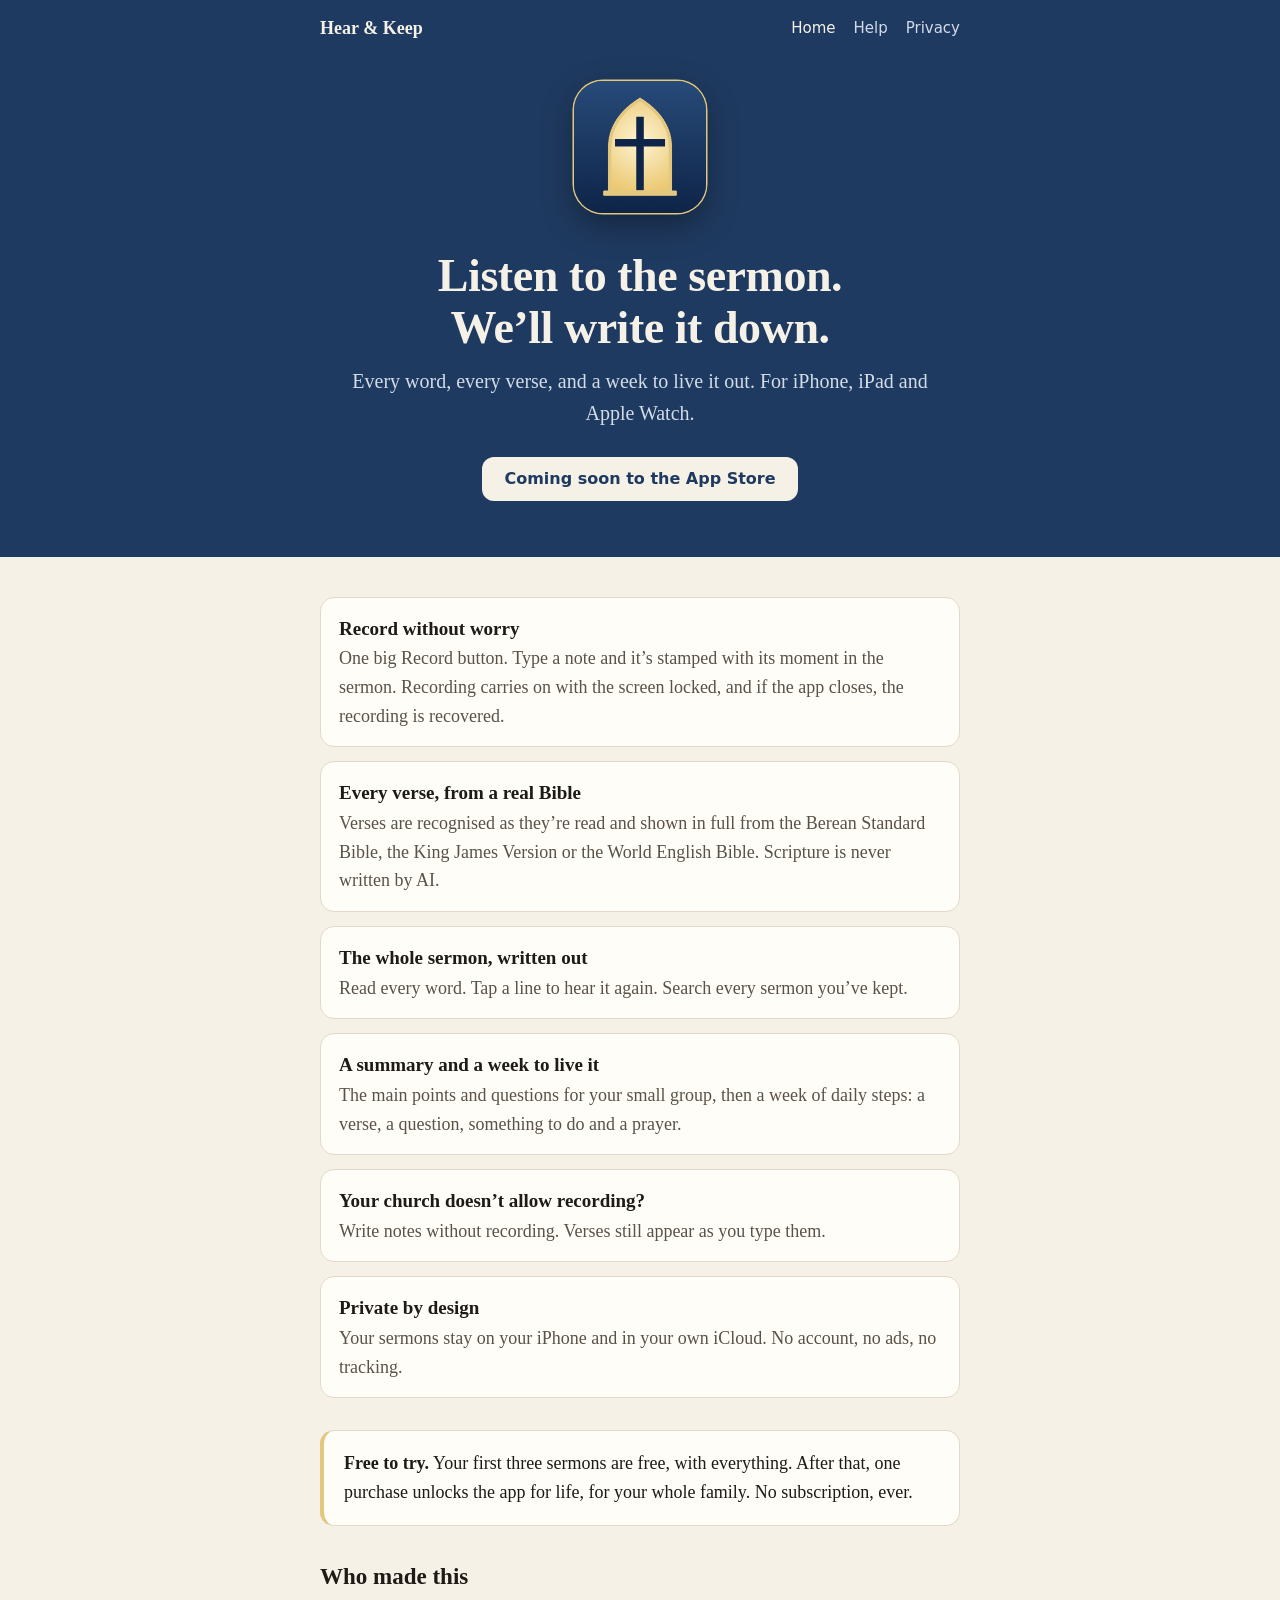
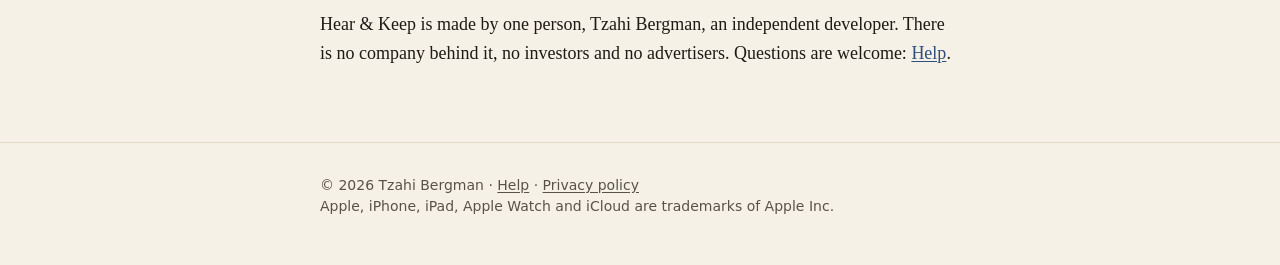
<file: index.html>
<!doctype html>
<html lang="en">
<head>
<meta charset="utf-8">
<meta name="viewport" content="width=device-width, initial-scale=1">
<title>Hear &amp; Keep: Sermon Notes</title>
<meta name="description" content="Listen to the sermon. Hear &amp; Keep writes it down: every word, every verse, and a week to live it out. For iPhone, iPad and Apple Watch.">
<link rel="icon" href="favicon.png">
<link rel="apple-touch-icon" href="apple-touch-icon.png">
<link rel="stylesheet" href="style.css">
</head>
<body>
<header class="top">
  <div class="wrap">
    <a href="./"><span class="name">Hear &amp; Keep</span></a>
    <nav><a href="./" aria-current="page">Home</a><a href="support/">Help</a><a href="privacy/">Privacy</a></nav>
  </div>
</header>

<section class="hero">
  <div class="wrap">
    <img src="icon.png" alt="The Hear &amp; Keep icon: a lit chapel window with a cross in its panes">
    <h1>Listen to the sermon.<br>We’ll write it down.</h1>
    <p>Every word, every verse, and a week to live it out. For iPhone, iPad and Apple Watch.</p>
    <span class="badge">Coming soon to the App Store</span>
  </div>
</section>

<main>
  <div class="wrap">
    <ul class="features">
      <li><b>Record without worry</b><span>One big Record button. Type a note and it’s stamped with its moment in the sermon. Recording carries on with the screen locked, and if the app closes, the recording is recovered.</span></li>
      <li><b>Every verse, from a real Bible</b><span>Verses are recognised as they’re read and shown in full from the Berean Standard Bible, the King James Version or the World English Bible. Scripture is never written by AI.</span></li>
      <li><b>The whole sermon, written out</b><span>Read every word. Tap a line to hear it again. Search every sermon you’ve kept.</span></li>
      <li><b>A summary and a week to live it</b><span>The main points and questions for your small group, then a week of daily steps: a verse, a question, something to do and a prayer.</span></li>
      <li><b>Your church doesn’t allow recording?</b><span>Write notes without recording. Verses still appear as you type them.</span></li>
      <li><b>Private by design</b><span>Your sermons stay on your iPhone and in your own iCloud. No account, no ads, no tracking.</span></li>
    </ul>

    <div class="price">
      <p><b>Free to try.</b> Your first three sermons are free, with everything. After that, one purchase unlocks the app for life, for your whole family. No subscription, ever.</p>
    </div>

    <h2>Who made this</h2>
    <p>Hear &amp; Keep is made by one person, Tzahi Bergman, an independent developer. There is no company behind it, no investors and no advertisers. Questions are welcome: <a href="support/">Help</a>.</p>
  </div>
</main>

<footer>
  <div class="wrap">© 2026 Tzahi Bergman · <a href="support/">Help</a> · <a href="privacy/">Privacy policy</a><br>Apple, iPhone, iPad, Apple Watch and iCloud are trademarks of Apple Inc.</div>
</footer>
</body>
</html>
</file>
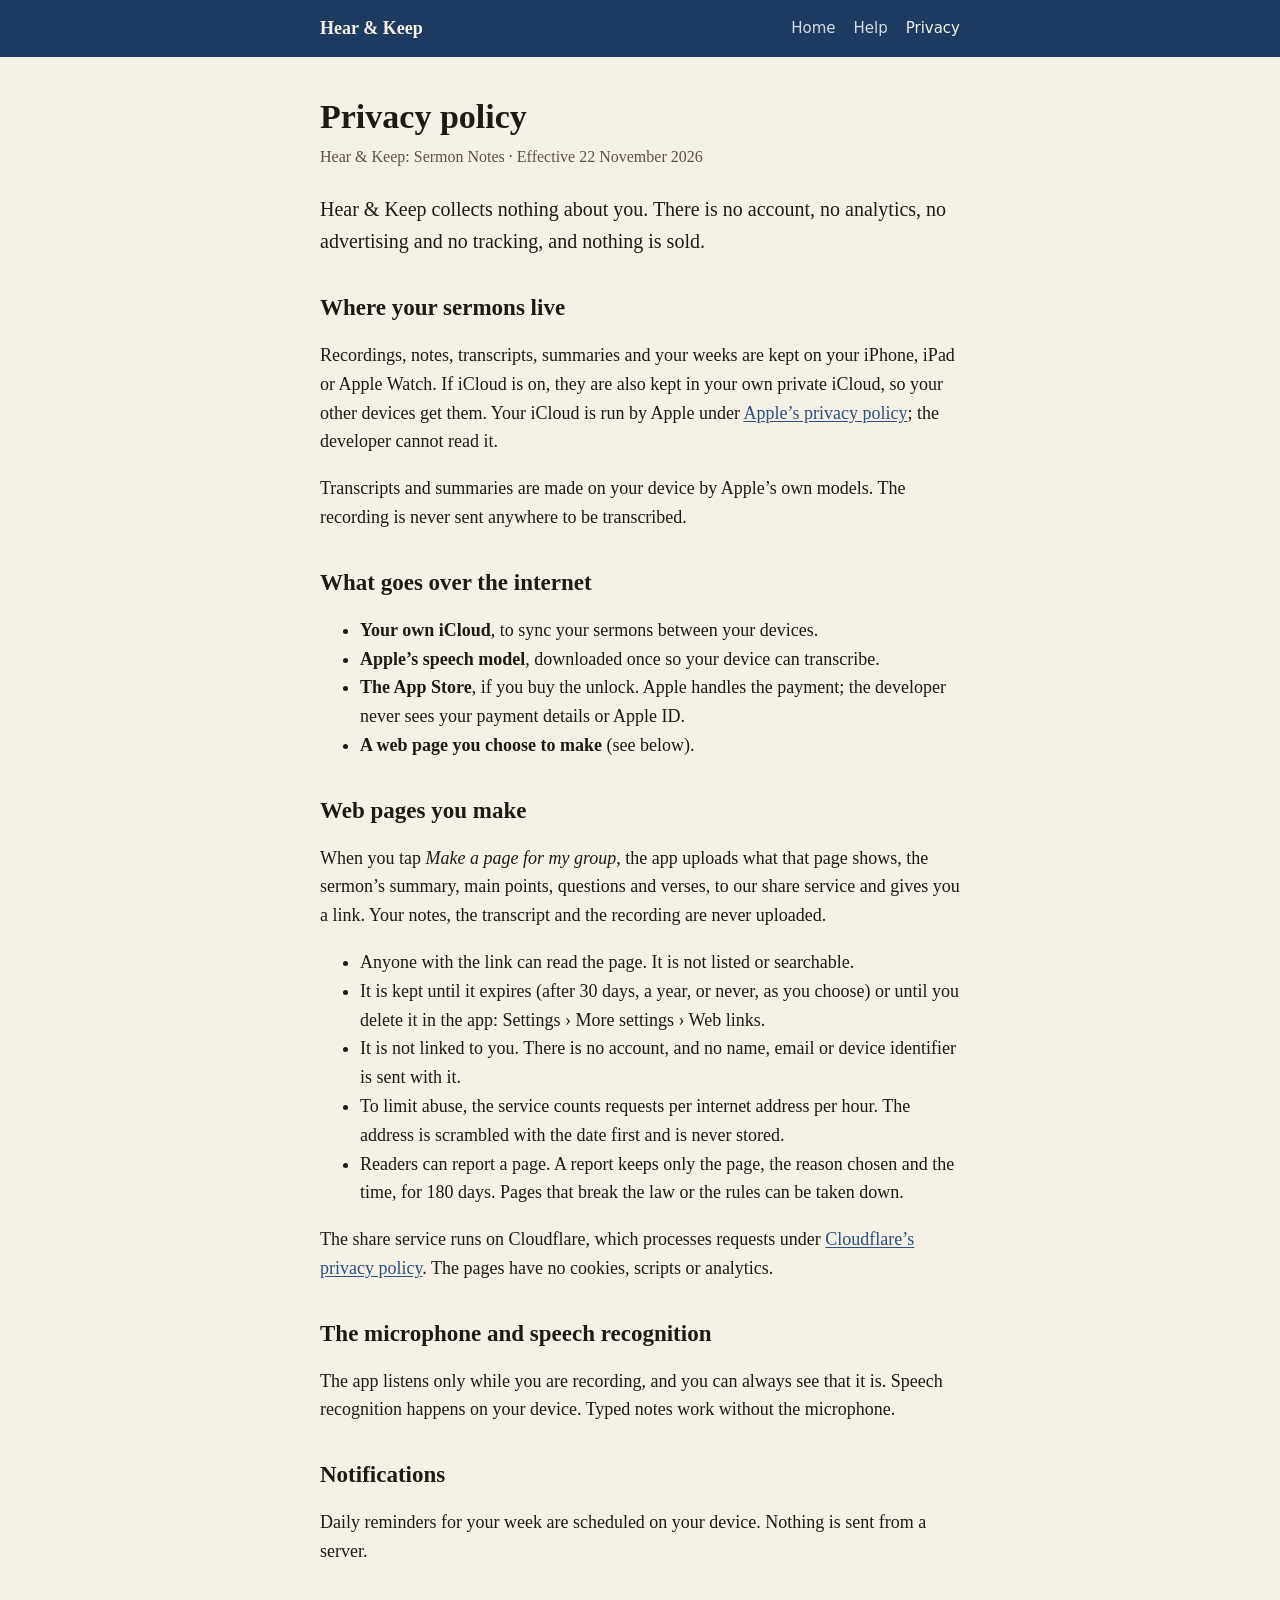
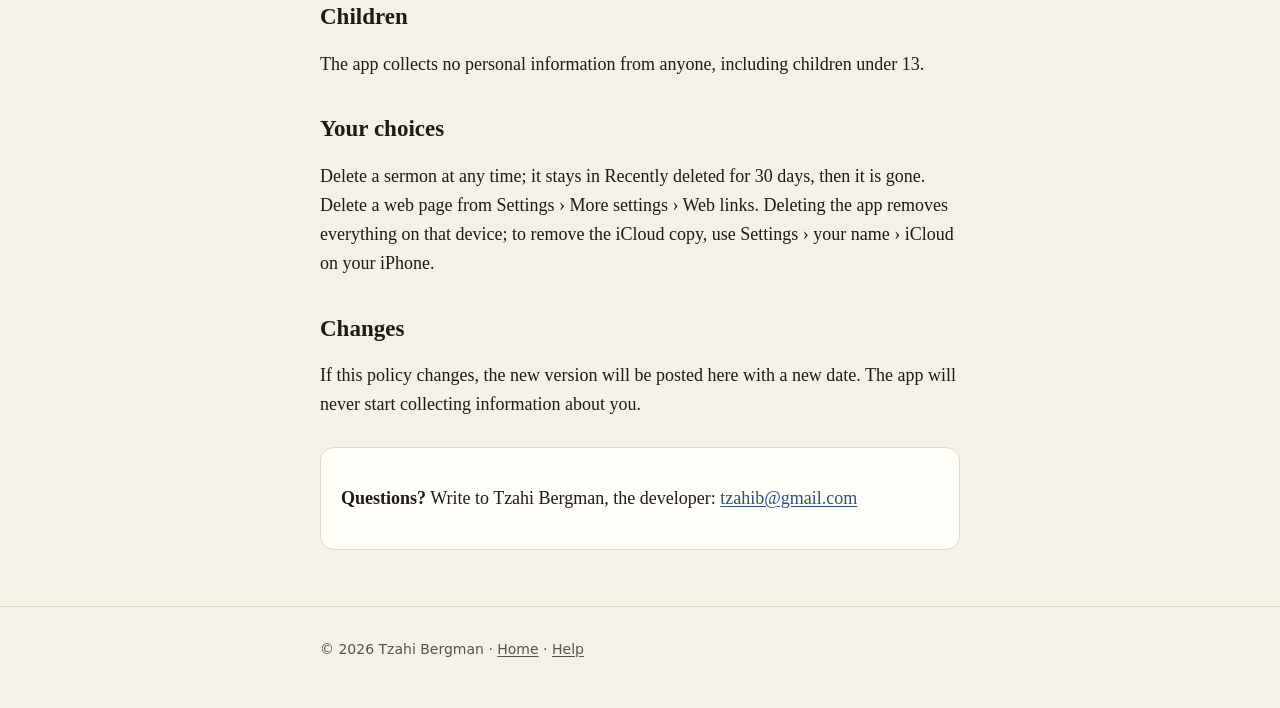
<file: privacy/index.html>
<!doctype html>
<html lang="en">
<head>
<meta charset="utf-8">
<meta name="viewport" content="width=device-width, initial-scale=1">
<title>Privacy Policy · Hear &amp; Keep</title>
<meta name="description" content="Hear &amp; Keep collects nothing about you. No account, no analytics, no ads, no tracking.">
<link rel="icon" href="../favicon.png">
<link rel="apple-touch-icon" href="../apple-touch-icon.png">
<link rel="stylesheet" href="../style.css">
</head>
<body>
<header class="top">
  <div class="wrap">
    <a href="../"><span class="name">Hear &amp; Keep</span></a>
    <nav><a href="../">Home</a><a href="../support/">Help</a><a href="./" aria-current="page">Privacy</a></nav>
  </div>
</header>

<main>
  <div class="wrap">
    <h1>Privacy policy</h1>
    <p class="meta">Hear &amp; Keep: Sermon Notes · Effective 22 November 2026</p>

    <p class="lede">Hear &amp; Keep collects nothing about you. There is no account, no analytics, no advertising and no tracking, and nothing is sold.</p>

    <h2>Where your sermons live</h2>
    <p>Recordings, notes, transcripts, summaries and your weeks are kept on your iPhone, iPad or Apple Watch. If iCloud is on, they are also kept in your own private iCloud, so your other devices get them. Your iCloud is run by Apple under <a href="https://www.apple.com/legal/privacy/">Apple’s privacy policy</a>; the developer cannot read it.</p>
    <p>Transcripts and summaries are made on your device by Apple’s own models. The recording is never sent anywhere to be transcribed.</p>

    <h2>What goes over the internet</h2>
    <ul>
      <li><b>Your own iCloud</b>, to sync your sermons between your devices.</li>
      <li><b>Apple’s speech model</b>, downloaded once so your device can transcribe.</li>
      <li><b>The App Store</b>, if you buy the unlock. Apple handles the payment; the developer never sees your payment details or Apple ID.</li>
      <li><b>A web page you choose to make</b> (see below).</li>
    </ul>

    <h2>Web pages you make</h2>
    <p>When you tap <i>Make a page for my group</i>, the app uploads what that page shows, the sermon’s summary, main points, questions and verses, to our share service and gives you a link. Your notes, the transcript and the recording are never uploaded.</p>
    <ul>
      <li>Anyone with the link can read the page. It is not listed or searchable.</li>
      <li>It is kept until it expires (after 30 days, a year, or never, as you choose) or until you delete it in the app: Settings › More settings › Web links.</li>
      <li>It is not linked to you. There is no account, and no name, email or device identifier is sent with it.</li>
      <li>To limit abuse, the service counts requests per internet address per hour. The address is scrambled with the date first and is never stored.</li>
      <li>Readers can report a page. A report keeps only the page, the reason chosen and the time, for 180 days. Pages that break the law or the rules can be taken down.</li>
    </ul>
    <p>The share service runs on Cloudflare, which processes requests under <a href="https://www.cloudflare.com/privacypolicy/">Cloudflare’s privacy policy</a>. The pages have no cookies, scripts or analytics.</p>

    <h2>The microphone and speech recognition</h2>
    <p>The app listens only while you are recording, and you can always see that it is. Speech recognition happens on your device. Typed notes work without the microphone.</p>

    <h2>Notifications</h2>
    <p>Daily reminders for your week are scheduled on your device. Nothing is sent from a server.</p>

    <h2>Children</h2>
    <p>The app collects no personal information from anyone, including children under 13.</p>

    <h2>Your choices</h2>
    <p>Delete a sermon at any time; it stays in Recently deleted for 30 days, then it is gone. Delete a web page from Settings › More settings › Web links. Deleting the app removes everything on that device; to remove the iCloud copy, use Settings › your name › iCloud on your iPhone.</p>

    <h2>Changes</h2>
    <p>If this policy changes, the new version will be posted here with a new date. The app will never start collecting information about you.</p>

    <div class="contact">
      <p><b>Questions?</b> Write to Tzahi Bergman, the developer: <a href="mailto:tzahib@gmail.com">tzahib@gmail.com</a></p>
    </div>
  </div>
</main>

<footer>
  <div class="wrap">© 2026 Tzahi Bergman · <a href="../">Home</a> · <a href="../support/">Help</a></div>
</footer>
</body>
</html>
</file>
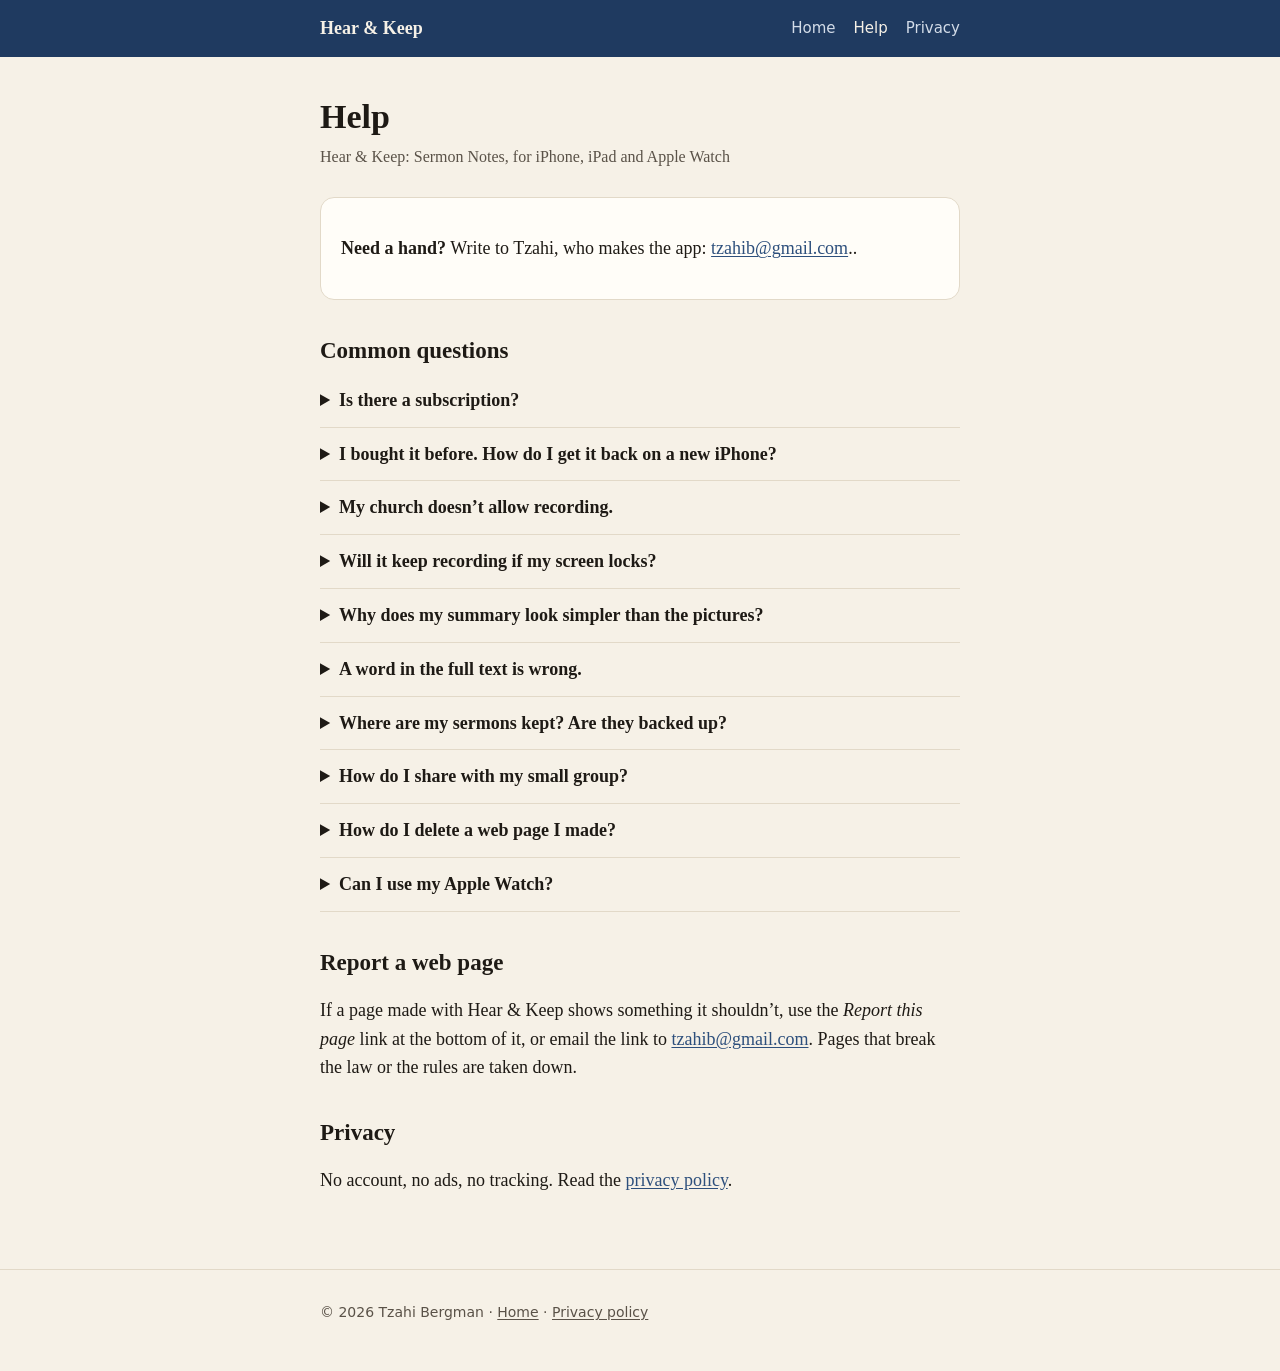
<file: support/index.html>
<!doctype html>
<html lang="en">
<head>
<meta charset="utf-8">
<meta name="viewport" content="width=device-width, initial-scale=1">
<title>Help · Hear &amp; Keep</title>
<meta name="description" content="Answers to common questions about Hear &amp; Keep: Sermon Notes, and how to reach the developer.">
<link rel="icon" href="../favicon.png">
<link rel="apple-touch-icon" href="../apple-touch-icon.png">
<link rel="stylesheet" href="../style.css">
</head>
<body>
<header class="top">
  <div class="wrap">
    <a href="../"><span class="name">Hear &amp; Keep</span></a>
    <nav><a href="../">Home</a><a href="./" aria-current="page">Help</a><a href="../privacy/">Privacy</a></nav>
  </div>
</header>

<main>
  <div class="wrap">
    <h1>Help</h1>
    <p class="meta">Hear &amp; Keep: Sermon Notes, for iPhone, iPad and Apple Watch</p>

    <div class="contact">
      <p><b>Need a hand?</b> Write to Tzahi, who makes the app: <a href="mailto:tzahib@gmail.com?subject=Hear%20%26%20Keep">tzahib@gmail.com</a>..</p>
    </div>

    <h2>Common questions</h2>

    <details>
      <summary>Is there a subscription?</summary>
      <p>No. Your first three recorded sermons are free, with everything. After that, one purchase unlocks the app for life, for everyone in your Family Sharing group. Sermons you already have are never locked, and typed notes are always free.</p>
    </details>

    <details>
      <summary>I bought it before. How do I get it back on a new iPhone?</summary>
      <p>Sign in with the same Apple ID, open Hear &amp; Keep, then go to Settings › Hear &amp; Keep and tap <i>Restore purchase</i>.</p>
    </details>

    <details>
      <summary>My church doesn’t allow recording.</summary>
      <p>On the first screen, tap <i>Write notes without recording</i>. Verses still appear in full as you type them, like “Romans 8:28”.</p>
    </details>

    <details>
      <summary>Will it keep recording if my screen locks?</summary>
      <p>Yes. Recording carries on with the screen locked and through a phone call. If the app is closed or the phone restarts, the recording so far is recovered the next time you open it.</p>
    </details>

    <details>
      <summary>Why does my summary look simpler than the pictures?</summary>
      <p>The full summary uses Apple Intelligence, which only some iPhones have. On other iPhones the app makes a simpler summary from your notes and the verses. Everything else works the same.</p>
    </details>

    <details>
      <summary>A word in the full text is wrong.</summary>
      <p>Open the sermon, choose <i>Full text</i>, tap the line and choose <i>Fix words</i>. To teach the app a name it keeps missing, go to Settings › More settings › Names and words.</p>
    </details>

    <details>
      <summary>Where are my sermons kept? Are they backed up?</summary>
      <p>On your iPhone and, if iCloud is on, in your own private iCloud, so your iPad gets them too. Settings › Backups shows your backups. A deleted sermon stays in Settings › Recently deleted for 30 days.</p>
    </details>

    <details>
      <summary>How do I share with my small group?</summary>
      <p>Open the sermon and tap Share. <i>Send my notes</i> sends a tidy page. <i>Make a page for my group</i> makes a web page anyone can open on any phone; only the summary, points, questions and verses go on it, never your notes or the recording.</p>
    </details>

    <details>
      <summary>How do I delete a web page I made?</summary>
      <p>Go to Settings › More settings › Web links, and delete it there. The link stops working straight away.</p>
    </details>

    <details>
      <summary>Can I use my Apple Watch?</summary>
      <p>Yes. The watch is a remote: start, pause, stop and bookmark from your wrist while your iPhone records.</p>
    </details>

    <h2>Report a web page</h2>
    <p>If a page made with Hear &amp; Keep shows something it shouldn’t, use the <i>Report this page</i> link at the bottom of it, or email the link to <a href="mailto:tzahib@gmail.com?subject=Report%20a%20page">tzahib@gmail.com</a>. Pages that break the law or the rules are taken down.</p>

    <h2>Privacy</h2>
    <p>No account, no ads, no tracking. Read the <a href="../privacy/">privacy policy</a>.</p>
  </div>
</main>

<footer>
  <div class="wrap">© 2026 Tzahi Bergman · <a href="../">Home</a> · <a href="../privacy/">Privacy policy</a></div>
</footer>
</body>
</html>
</file>
<file: style.css>
/* Hear & Keep site. The app's colours (DESIGN_SYSTEM.md): warm paper, ink, ink blue, chapel blue
   and gold. No web fonts, no scripts, no trackers. */
:root {
  --paper: #F6F1E7;
  --card: #FFFDF8;
  --ink: #1E1A15;
  --ink-2: #5A5248;
  --accent: #2D4F7C;
  --chapel: #1F3A60;
  --gold: #E3C77E;
  --on-chapel: #F6F1E7;
  --on-chapel-2: #D3DCE8;
  --rule: #E2D9C8;
  color-scheme: light dark;
}
@media (prefers-color-scheme: dark) {
  :root {
    --paper: #14110D;
    --card: #1E1A15;
    --ink: #F2ECE1;
    --ink-2: #B9AF9F;
    --accent: #9DB8DE;
    --chapel: #0F1A2E;
    --on-chapel-2: #C9D2DE;
    --rule: #3A332A;
  }
}
* { box-sizing: border-box; }
html { -webkit-text-size-adjust: 100%; }
body {
  margin: 0;
  background: var(--paper);
  color: var(--ink);
  font: 18px/1.6 ui-serif, "New York", Georgia, serif;
}
a { color: var(--accent); text-underline-offset: 2px; }
.wrap { max-width: 680px; margin: 0 auto; padding: 0 20px; }

header.top {
  background: var(--chapel);
  color: var(--on-chapel);
}
header.top .wrap { display: flex; align-items: center; gap: 12px; padding-top: 14px; padding-bottom: 14px; }
header.top a { color: var(--on-chapel); text-decoration: none; }
header.top .name { font-weight: 700; font-size: 18px; }
header.top img { width: 32px; height: 32px; border-radius: 22%; }
header.top nav { margin-left: auto; display: flex; gap: 18px; font: 15px/1 -apple-system, system-ui, sans-serif; }
header.top nav a { color: var(--on-chapel-2); }
header.top nav a:hover, header.top nav a[aria-current] { color: var(--on-chapel); }

.hero {
  background: var(--chapel);
  color: var(--on-chapel);
  text-align: center;
  padding: 24px 0 56px;
}
.hero img { width: 132px; height: 132px; border-radius: 22%; box-shadow: 0 0 0 1.5px var(--gold), 0 12px 32px rgba(0,0,0,.35); }
.hero h1 { font-size: clamp(32px, 7vw, 46px); line-height: 1.15; margin: 28px 0 10px; letter-spacing: -0.01em; }
.hero p { color: var(--on-chapel-2); font-size: 20px; margin: 0 auto; max-width: 30em; }
.badge {
  display: inline-block; margin-top: 28px; padding: 12px 22px; border-radius: 12px;
  background: var(--on-chapel); color: var(--chapel); font: 600 16px/1.2 -apple-system, system-ui, sans-serif;
  text-decoration: none;
}

main { padding: 40px 0 24px; }
main h1 { font-size: 34px; line-height: 1.2; margin: 0 0 6px; }
main h2 { font-size: 23px; line-height: 1.3; margin: 36px 0 8px; }
.meta { color: var(--ink-2); font-size: 16px; margin: 0 0 24px; }
.lede { font-size: 20px; }

.features { list-style: none; padding: 0; margin: 0; display: grid; gap: 14px; }
.features li { background: var(--card); border: 1px solid var(--rule); border-radius: 14px; padding: 16px 18px; }
.features b { display: block; font-size: 19px; }
.features span { color: var(--ink-2); }

.price { background: var(--card); border: 1px solid var(--rule); border-left: 4px solid var(--gold); border-radius: 14px; padding: 18px 20px; margin-top: 32px; }
.price p { margin: 0; }

details { border-bottom: 1px solid var(--rule); padding: 12px 0; }
details summary { cursor: pointer; font-weight: 700; }
details p { margin: 8px 0 4px; }

.contact { background: var(--card); border: 1px solid var(--rule); border-radius: 14px; padding: 18px 20px; margin-top: 28px; }

footer { color: var(--ink-2); font: 14px/1.5 -apple-system, system-ui, sans-serif; padding: 32px 0 48px; border-top: 1px solid var(--rule); margin-top: 32px; }
footer a { color: var(--ink-2); }

@media (max-width: 480px) {
  header.top nav { gap: 14px; }
  header.top .name { display: none; }
}
</file>
